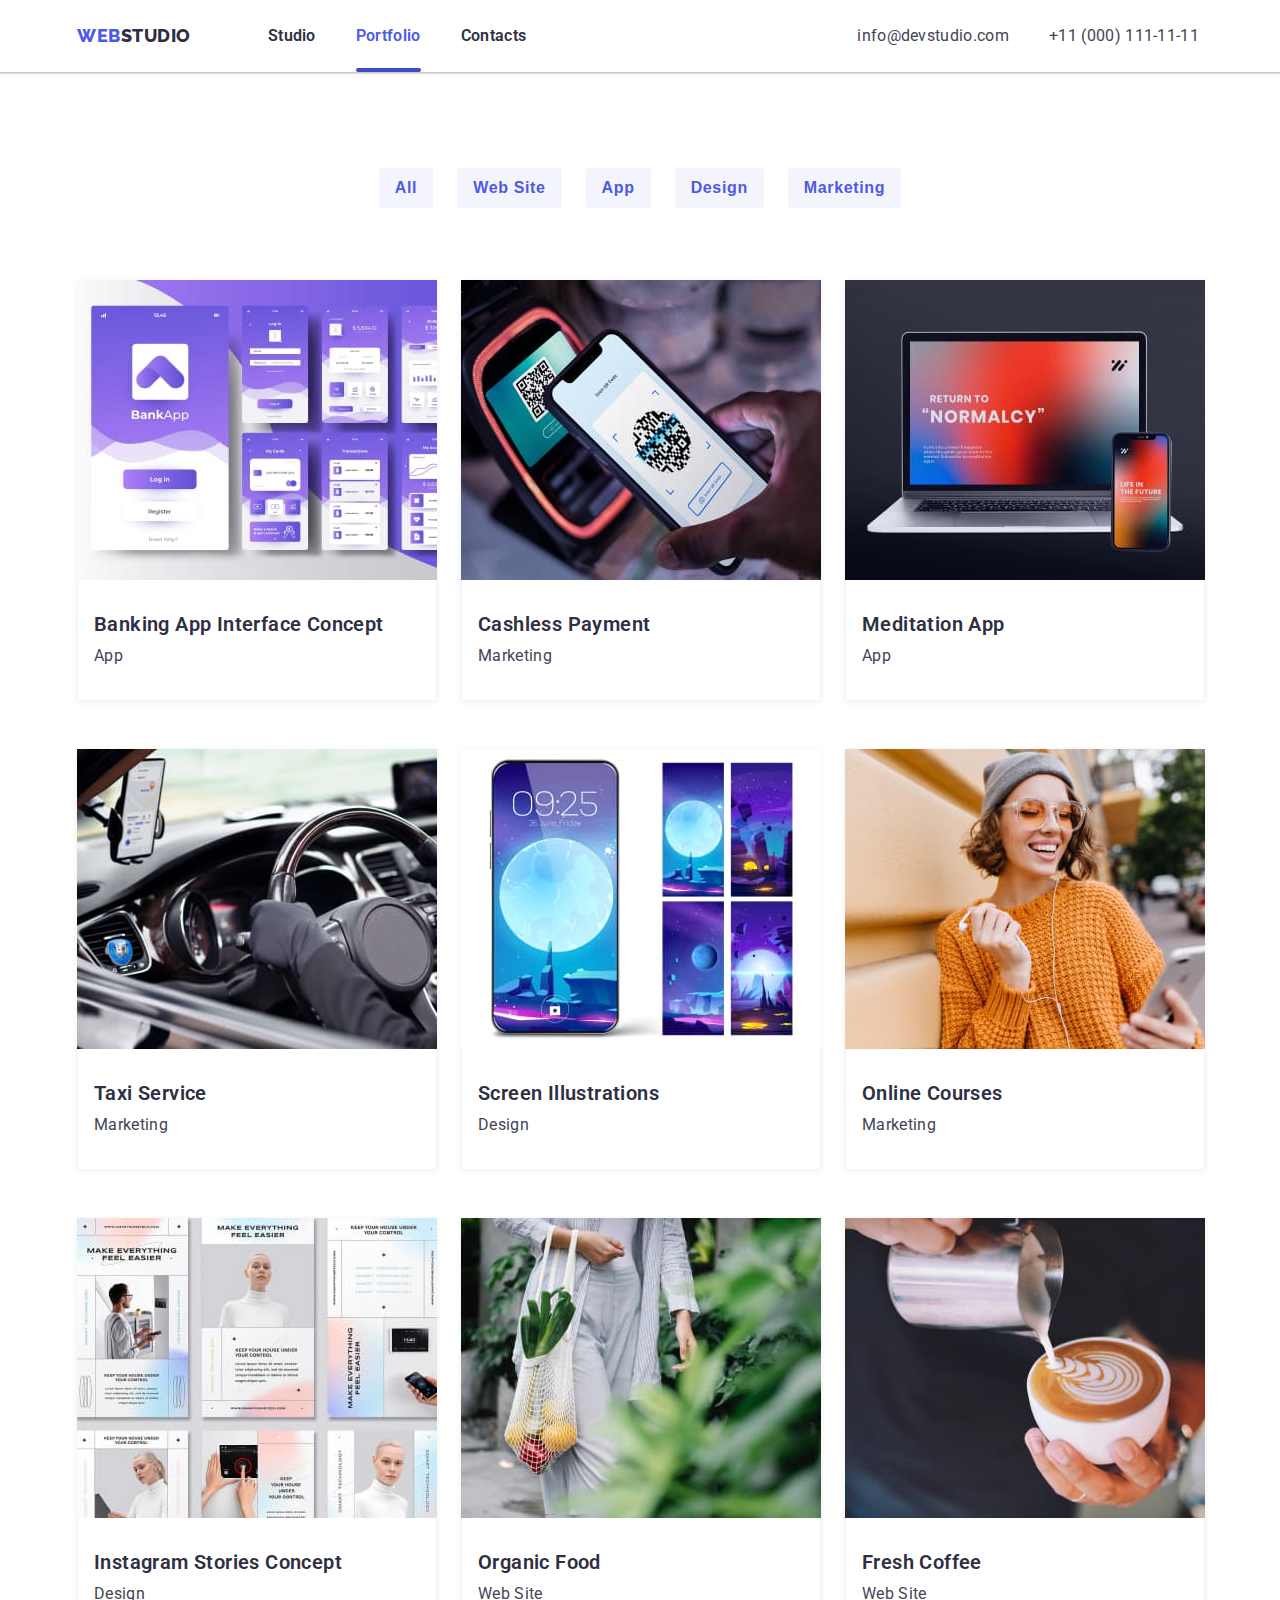
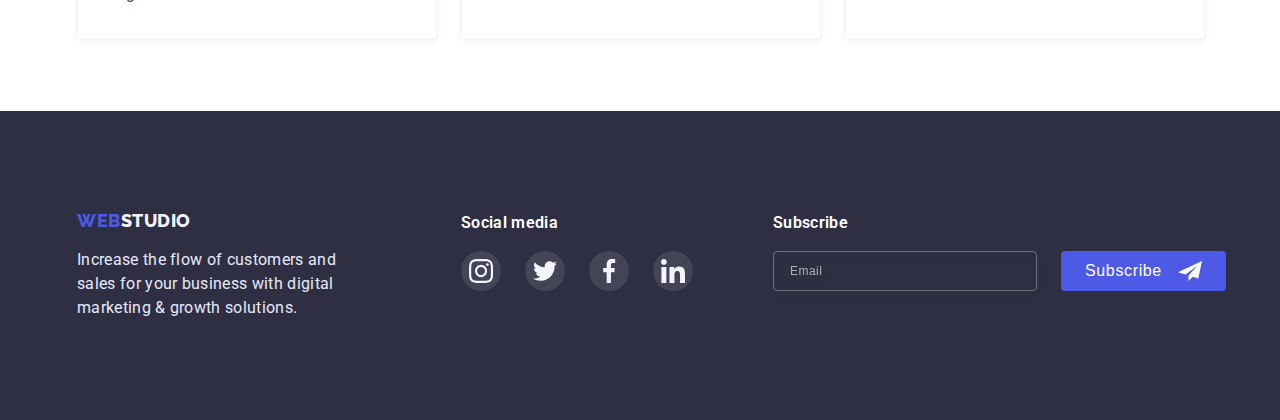
<file: portfolio.html>
<!DOCTYPE html>
<html lang="en">
  <head>
    <meta charset="UTF-8" />
    <meta http-equiv="X-UA-Compatible" content="IE=edge" />
    <meta name="viewport" content="width=device-width, initial-scale=1.0" />
    <title>Document</title>
    <link
      rel="stylesheet"
      href="https://cdnjs.cloudflare.com/ajax/libs/modern-normalize/1.1.0/modern-normalize.min.css"
      integrity="sha512-wpPYUAdjBVSE4KJnH1VR1HeZfpl1ub8YT/NKx4PuQ5NmX2tKuGu6U/JRp5y+Y8XG2tV+wKQpNHVUX03MfMFn9Q=="
      crossorigin="anonymous"
      referrerpolicy="no-referrer"
    />
    <link rel="stylesheet" href="./css/styles.css" />
    <link rel="preconnect" href="https://fonts.googleapis.com" />
    <link rel="preconnect" href="https://fonts.gstatic.com" crossorigin />
    <link
      href="https://fonts.googleapis.com/css2?family=Raleway:wght@700&family=Roboto:wght@400;500;700;900&display=swap"
      rel="stylesheet"
    />
  </head>

  <body>
    <header class="header">
      <div class="container">
        <nav class="navigation">
          <a href="" class="logo-header"
            ><span class="color-web">Web</span>Studio</a
          >
          <ul class="navigation-list">
            <li class="navigation-list-item list">
              <a href="./index.html" class="navigation-list-link">Studio</a>
            </li>
            <li class="navigation-list-item list">
              <a href="./portfolio.html" class="navigation-list-link current"
                >Portfolio</a
              >
            </li>
            <li class="navigation-list-item list">
              <a href="" class="navigation-list-link">Contacts</a>
            </li>
          </ul>
        </nav>

        <ul class="contacts-list">
          <li class="contacts-list-item list">
            <a href="mailto:info@devstudio.com" class="contacts-list-link">
              info@devstudio.com</a
            >
          </li>
          <li class="contacts-list-item list">
            <a href="tel:+110001111111" class="contacts-list-link">
              +11 (000) 111-11-11</a
            >
          </li>
        </ul>
      </div>
    </header>

    <main>
      <section class="portfolio">
        <div class="container">
          <h1 class="project-title visually-hidden">Project</h1>
          <ul class="filter-list">
            <li class="filter-list-item list">
              <button type="button" class="filter-button">All</button>
            </li>
            <li class="filter-list-item list">
              <button type="button" class="filter-button">Web Site</button>
            </li>
            <li class="filter-list-item list">
              <button type="button" class="filter-button">App</button>
            </li>
            <li class="filter-list-item list">
              <button type="button" class="filter-button">Design</button>
            </li>
            <li class="filter-list-item list">
              <button type="button" class="filter-button">Marketing</button>
            </li>
          </ul>
          <ul class="project-card-list">
            <li class="project-card-list-item list">
              <a href="" class="project-card-list-link">
                <div class="overlay-container">
                  <img
                    class="project-card-list-img"
                    width="360"
                    height="300"
                    src="./images/project-card-1.jpg"
                    alt="Project card 1"
                  />
                  <div class="overlay">
                    <p class="overlay-text">
                      14 Stylish and User-Friendly App Design Concepts · Task
                      Manager App · Calorie Tracker App · Exotic Fruit Ecommerce
                      App · Cloud Storage App
                    </p>
                  </div>
                </div>
                <div class="project-card-content">
                  <h3 class="project-card-list-title">
                    Banking App Interface Concept
                  </h3>
                  <p class="project-card-list-text">App</p>
                </div>
              </a>
            </li>
            <li class="project-card-list-item list">
              <a href="" class="project-card-list-link"
                ><div class="overlay-container">
                  <img
                    width="360"
                    height="300"
                    src="./images/project-card-2.jpg"
                    alt="Project card 2"
                  />
                  <div class="overlay">
                    <p class="overlay-text">
                      14 Stylish and User-Friendly App Design Concepts · Task
                      Manager App · Calorie Tracker App · Exotic Fruit Ecommerce
                      App · Cloud Storage App
                    </p>
                  </div>
                </div>
                <div class="project-card-content">
                  <h3 class="project-card-list-title">Cashless Payment</h3>
                  <p class="project-card-list-text">Marketing</p>
                </div>
              </a>
            </li>
            <li class="project-card-list-item list">
              <a href="" class="project-card-list-link"
                ><div class="overlay-container">
                  <img
                    width="360"
                    height="300"
                    src="./images/project-card-3.jpg"
                    alt="Project card 3"
                  />
                  <div class="overlay">
                    <p class="overlay-text">
                      14 Stylish and User-Friendly App Design Concepts · Task
                      Manager App · Calorie Tracker App · Exotic Fruit Ecommerce
                      App · Cloud Storage App
                    </p>
                  </div>
                </div>
                <div class="project-card-content">
                  <h3 class="project-card-list-title">Meditation App</h3>
                  <p class="project-card-list-text">App</p>
                </div>
              </a>
            </li>
            <li class="project-card-list-item list">
              <a href="" class="project-card-list-link"
                ><div class="overlay-container">
                  <img
                    width="360"
                    height="300"
                    src="./images/project-card-4.jpg"
                    alt="Project card 4"
                  />
                  <div class="overlay">
                    <p class="overlay-text">
                      14 Stylish and User-Friendly App Design Concepts · Task
                      Manager App · Calorie Tracker App · Exotic Fruit Ecommerce
                      App · Cloud Storage App
                    </p>
                  </div>
                </div>
                <div class="project-card-content">
                  <h3 class="project-card-list-title">Taxi Service</h3>
                  <p class="project-card-list-text">Marketing</p>
                </div>
              </a>
            </li>
            <li class="project-card-list-item list">
              <a href="" class="project-card-list-link"
                ><div class="overlay-container">
                  <img
                    width="360"
                    height="300"
                    src="./images/project-card-5.jpg"
                    alt="Project card 5"
                  />
                  <div class="overlay">
                    <p class="overlay-text">
                      14 Stylish and User-Friendly App Design Concepts · Task
                      Manager App · Calorie Tracker App · Exotic Fruit Ecommerce
                      App · Cloud Storage App
                    </p>
                  </div>
                </div>
                <div class="project-card-content">
                  <h3 class="project-card-list-title">Screen Illustrations</h3>
                  <p class="project-card-list-text">Design</p>
                </div>
              </a>
            </li>
            <li class="project-card-list-item list">
              <a href="" class="project-card-list-link"
                ><div class="overlay-container">
                  <img
                    width="360"
                    height="300"
                    src="./images/project-card-6.jpg"
                    alt="Project card 6"
                  />
                  <div class="overlay">
                    <p class="overlay-text">
                      14 Stylish and User-Friendly App Design Concepts · Task
                      Manager App · Calorie Tracker App · Exotic Fruit Ecommerce
                      App · Cloud Storage App
                    </p>
                  </div>
                </div>
                <div class="project-card-content">
                  <h3 class="project-card-list-title">Online Courses</h3>
                  <p class="project-card-list-text">Marketing</p>
                </div>
              </a>
            </li>
            <li class="project-card-list-item list">
              <a href="" class="project-card-list-link"
                ><div class="overlay-container">
                  <img
                    width="360"
                    height="300"
                    src="./images/project-card-7.jpg"
                    alt="Project card 7"
                  />
                  <div class="overlay">
                    <p class="overlay-text">
                      14 Stylish and User-Friendly App Design Concepts · Task
                      Manager App · Calorie Tracker App · Exotic Fruit Ecommerce
                      App · Cloud Storage App
                    </p>
                  </div>
                </div>
                <div class="project-card-content">
                  <h3 class="project-card-list-title">
                    Instagram Stories Concept
                  </h3>
                  <p class="project-card-list-text">Design</p>
                </div>
              </a>
            </li>
            <li class="project-card-list-item list">
              <a href="" class="project-card-list-link"
                ><div class="overlay-container">
                  <img
                    width="360"
                    height="300"
                    src="./images/project-card-8.jpg"
                    alt="Project card 8"
                  />
                  <div class="overlay">
                    <p class="overlay-text">
                      14 Stylish and User-Friendly App Design Concepts · Task
                      Manager App · Calorie Tracker App · Exotic Fruit Ecommerce
                      App · Cloud Storage App
                    </p>
                  </div>
                </div>
                <div class="project-card-content">
                  <h3 class="project-card-list-title">Organic Food</h3>
                  <p class="project-card-list-text">Web Site</p>
                </div>
              </a>
            </li>
            <li class="project-card-list-item list">
              <a href="" class="project-card-list-link"
                ><div class="overlay-container">
                  <img
                    width="360"
                    height="300"
                    src="./images/project-card-9.jpg"
                    alt="Project card 9"
                  />
                  <div class="overlay">
                    <p class="overlay-text">
                      14 Stylish and User-Friendly App Design Concepts · Task
                      Manager App · Calorie Tracker App · Exotic Fruit Ecommerce
                      App · Cloud Storage App
                    </p>
                  </div>
                </div>
                <div class="project-card-content">
                  <h3 class="project-card-list-title">Fresh Coffee</h3>
                  <p class="project-card-list-text">Web Site</p>
                </div>
              </a>
            </li>
          </ul>
        </div>
      </section>
    </main>

    <footer class="footer">
      <div class="container">
        <div class="footer-info">
          <a href="" class="logo-footer"
            ><span class="color-web">Web</span>Studio</a
          >
          <p class="footer-text">
            Increase the flow of customers and sales for your business with
            digital marketing & growth solutions.
          </p>
        </div>
        <div class="footer-soc">
          <p class="footer-soc-title">Social media</p>
          <ul class="footer-soc-list list">
            <li class="footer-soc-item">
              <a href="" class="footer-soc-link">
                <svg class="footer-soc-icon">
                  <use href="./images/icons.svg#icon-instagram"></use>
                </svg>
              </a>
            </li>
            <li class="footer-soc-item">
              <a href="" class="footer-soc-link">
                <svg class="footer-soc-icon">
                  <use href="./images/icons.svg#icon-twitter"></use>
                </svg>
              </a>
            </li>
            <li class="footer-soc-item">
              <a href="" class="footer-soc-link">
                <svg class="footer-soc-icon">
                  <use href="./images/icons.svg#icon-facebook"></use>
                </svg>
              </a>
            </li>
            <li class="footer-soc-item">
              <a href="" class="footer-soc-link">
                <svg class="footer-soc-icon">
                  <use href="./images/icons.svg#icon-linkedin"></use>
                </svg>
              </a>
            </li>
          </ul>
        </div>
        <form class="footer-form">
          <p class="footer-form-text">Subscribe</p>
          <div class="footer-form-container">
            <input
              class="footer-form-input"
              type="email"
              name="user_email"
              placeholder="Email"
              required
            />
            <button class="footer-form-button" type="submit">
              Subscribe
              <svg class="footer-form-icon">
                <use href="./images/icons.svg#icon-telegram"></use>
              </svg>
            </button>
          </div>
        </form>
      </div>
    </footer>
  </body>
</html>
</file>
<file: css/styles.css>
:root {
  --main-color: #ffffff;
  --second-color: #f4f4fd;
  --accent-color: #4d5ae5;
  --main-text-color: #2e2f42;
  --second-text-color: #434455;

  --anim-fast: 250ms cubic-bezier(0.4, 0, 0.2, 1);
}

img {
  display: block;
  max-width: 100%;
  height: auto;
}

*,
*::after,
*::before {
  box-sizing: border-box;
  margin: 0;
  padding: 0;
}

.container {
  min-width: 320px;
  max-width: 480px;
  padding-left: 16px;
  padding-right: 16px;
  margin: 0 auto;
}

@media screen and (min-width: 768px) {
  .container {
    max-width: 768px;
  }
}

@media screen and (min-width: 1200px) {
  .container {
    max-width: 1158px;
  }
}

.visually-hidden {
  position: absolute;
  width: 1px;
  height: 1px;
  margin: -1px;
  border: 0;
  padding: 0;
  white-space: nowrap;
  clip-path: inset(100%);
  clip: rect(0 0 0 0);
  overflow: hidden;
}

body {
  font-family: "Roboto", sans-serif;
  background: var(--main-color);
}

a {
  text-decoration: none;
  display: block;
}

.list {
  list-style: none;
}

/*____________HEADER/FOOTER___________*/

.header {
  background: var(--main-color);
  box-shadow: 0px 2px 1px rgba(46, 47, 66, 0.08),
    0px 1px 1px rgba(46, 47, 66, 0.16), 0px 1px 6px rgba(46, 47, 66, 0.08);
}

.header .container {
  display: flex;
}

@media screen and (max-width: 767.98px) {
  .header .container {
    position: relative;
  }
}

.navigation {
  /* padding: 24px 0;
  justify-content: space-between; */
  display: flex;
  align-items: center;
}

@media screen and (min-width: 1199.98px) {
  .navigation {
    justify-content: space-between;
    display: flex;
    align-items: center;
  }
}

.logo-header {
  font-family: "Raleway";
  font-weight: 800;
  font-size: 18px;
  line-height: 1.33;
  letter-spacing: 0.03em;
  text-transform: uppercase;
  color: var(--main-text-color);
  /* margin-right: 77px; */
  padding-top: 24px;
  padding-bottom: 24px;
  text-align: left;
}

.color-web {
  color: var(--accent-color);
}

.navigation-list {
}

@media screen and (max-width: 767.98px) {
  .navigation-list {
    display: none;
  }
}

@media screen and (min-width: 768px) and (max-width: 1199.98px) {
  .logo-header {
    margin-right: 120px;
  }

  .navigation-list {
    display: flex;
  }
}

@media screen and (min-width: 1198.98px) {
  .navigation-list {
    display: flex;
  }

  .logo-header {
    margin-right: 77px;
  }
}

.navigation-list-item {
}

.navigation-list-item:not(:last-child) {
  padding-right: 40px;
}

.navigation-list-link {
  font-style: normal;
  font-weight: 600;
  font-size: 16px;
  line-height: 1.5;
  letter-spacing: 0.02em;
  color: var(--main-text-color);

  transition: color var(--anim-fast);
}

.navigation-list-link:hover,
.navigation-list-link:focus {
  color: var(--accent-color);
}

.contacts-list {
}

@media screen and (max-width: 767.98px) {
  .contacts-list {
    display: none;
  }
}

@media screen and (min-width: 768px) and (max-width: 1199.98px) {
  .contacts-list.table-contacts-list {
    margin-top: auto;
    margin-bottom: 10px;
    margin-left: auto;
  }
}

@media screen and (min-width: 1199.98px) {
  .contacts-list {
    display: flex;
    align-items: center;
    margin-left: 331px;
  }

  .contacts-list-item:not(:first-child) {
    margin-left: 40px;
  }
}

.contacts-list-link {
  font-style: normal;
  font-weight: 400;
  font-size: 16px;
  line-height: 1.5;
  letter-spacing: 0.02em;
  color: var(--second-text-color);
  display: flex;
  align-items: center;
  justify-content: center;
  white-space: nowrap;

  transition: color var(--anim-fast);
}

.contacts-list-link:hover,
.contacts-list-link:focus {
  color: var(--accent-color);
}

.current {
  position: relative;
  color: var(--accent-color);
}

.current::after {
  content: "";
  position: absolute;
  display: block;
  width: 100%;
  height: 4px;
  background: #404bbf;
  border-radius: 2px;
  margin-top: 20px;
}

.menu-toggle {
  position: absolute;
  top: 24px;
  right: 16px;
  border-style: none;
  display: flex;
  justify-content: center;
  align-items: center;
  background: var(--main-color);
  cursor: pointer;
}

.header-hamburger-icon {
  width: 32px;
  height: 22px;
}

.footer {
  background: var(--main-text-color);
  padding: 96px 0;
}

@media screen and (min-width: 1200px) {
  .footer {
    padding: 100px 0;
  }
}

.footer .container {
}

@media screen and (min-width: 768px) and (max-width: 1199.98px) {
  .footer .container {
    display: flex;
    flex-wrap: wrap;
    justify-content: center;
  }
}

@media screen and (min-width: 1200px) {
  .footer .container {
    display: flex;
  }
}

.footer-info {
}

@media screen and (min-width: 768px) and (max-width: 1199.98px) {
  .footer-info {
    margin-right: 24px;
  }
}

@media screen and (min-width: 1200px) {
  .footer-info {
    margin-right: 120px;
  }
}

.logo-footer {
  font-family: "Raleway";
  font-weight: 800;
  font-size: 18px;
  line-height: 1.16;
  display: block;
  align-items: center;
  letter-spacing: 0.03em;
  text-transform: uppercase;
  color: var(--second-color);
  margin-bottom: 16px;
  text-align: center;
}

@media screen and (min-width: 768px) {
  .logo-footer {
    display: flex;
    text-align: left;
  }
}

@media screen and (min-width: 1200px) {
  .logo-footer {
    display: flex;
    text-align: left;
  }
}

.footer-text {
  width: 264px;
  font-weight: 400;
  font-size: 16px;
  line-height: 1.5;
  letter-spacing: 0.02em;
  color: #e7e9fc;
  margin-left: auto;
  margin-right: auto;
  margin-bottom: 72px;
}

@media screen and (min-width: 768px) {
  .footer-text {
  }
}

@media screen and (min-width: 1200px) {
  .footer-text {
    margin-bottom: 0;
  }
}

.footer-soc {
  margin-bottom: 72px;
}

@media screen and (min-width: 768px) {
  .footer-soc {
  }
}

@media screen and (min-width: 1200px) {
  .footer-soc {
    margin-right: 80px;
    margin-bottom: 0;
  }
}

.footer-soc-title {
  font-weight: 600;
  font-size: 16px;
  line-height: 1.5;
  letter-spacing: 0.02em;
  align-items: center;
  margin-bottom: 16px;
  color: var(--main-color);
  margin-right: auto;
  margin-left: auto;
  text-align: center;
}

@media screen and (min-width: 768px) and (max-width: 1199.98px) {
  .footer-soc-title {
    text-align: left;
  }
}

@media screen and (min-width: 1200px) {
  .footer-soc-title {
    text-align: left;
  }
}

.footer-soc-list {
  display: flex;
  justify-content: center;
  align-items: center;
}

.footer-soc-item {
  display: flex;
  justify-content: center;
  align-items: center;
}

.footer-soc-item:not(:last-child) {
  margin-right: 24px;
}

.footer-soc-link {
  display: flex;
  justify-content: center;
  align-items: center;
  border-radius: 50%;
  width: 40px;
  height: 40px;
  color: var(--second-color);
  background-color: rgba(255, 255, 255, 0.1);

  transition: background-color var(--anim-fast);
}

.footer-soc-link:hover,
.footer-soc-link:focus {
  background-color: #31d0aa;
}

.footer-soc-icon {
  fill: currentColor;
  width: 24px;
  height: 24px;
}

.footer-form {
}

@media screen and (min-width: 768px) and (max-width: 1199.98px) {
  .footer-form {
    margin-right: 48px;
  }
}

@media screen and (min-width: 1200px) {
  .footer-form {
  }
}

.footer-form-text {
  display: block;
  font-weight: 600;
  font-size: 16px;
  line-height: 1.5;
  letter-spacing: 0.02em;
  align-items: center;
  margin-bottom: 16px;
  color: var(--main-color);
  text-align: center;
}

@media screen and (min-width: 768px) and (max-width: 1199.98px) {
  .footer-form-text {
    text-align: left;
  }
}

@media screen and (min-width: 1200px) {
  .footer-form-text {
    text-align: left;
  }
}

.footer-form-container {
}

@media screen and (min-width: 768px) and (max-width: 1199.98px) {
  .footer-form-container {
    display: flex;
  }
}

@media screen and (min-width: 1200px) {
  .footer-form-container {
    display: flex;
  }
}

.footer-form-input {
  color: var(--main-color);
  padding-top: 8px;
  padding-bottom: 8px;
  padding-left: 16px;
  width: 100%;
  height: 40px;
  background-color: transparent;
  border: none;
  border: 1px solid rgba(255, 255, 255, 0.3);
  border-radius: 4px;
  filter: drop-shadow(0px 4px 4px rgba(0, 0, 0, 0.15));
  margin-bottom: 16px;
}

@media screen and (min-width: 768px) and (max-width: 1199.98px) {
  .footer-form-input {
    width: 264px;
    margin-right: 24px;
    margin-bottom: 0;
  }
}

@media screen and (min-width: 1200px) {
  .footer-form-input {
    margin-right: 24px;
    width: 264px;
    margin-bottom: 0;
  }
}

.footer-form-input::placeholder {
  font-style: normal;
  font-weight: 400;
  font-size: 12px;
  line-height: 2;
  letter-spacing: 0.04em;
  color: rgba(255, 255, 255, 0.6);
}

.footer-form-button {
  color: var(--main-color);
  font-style: normal;
  font-weight: 500;
  font-size: 16px;
  line-height: 1.5;
  letter-spacing: 0.04em;
  padding: 8px 24px;
  display: flex;
  align-items: center;
  justify-content: center;
  background-color: var(--accent-color);
  transition: background-color var(--anim-fast);
  border: none;
  border-radius: 4px;
  margin-left: auto;
  margin-right: auto;
  cursor: pointer;
}

@media screen and (min-width: 768px) {
  .footer-form-button {
  }
}

@media screen and (min-width: 1200px) {
  .footer-form-button {
  }
}

.footer-form-button:hover,
.footer-form-button:focus {
  background-color: #404bbf;
}

.footer-form-icon {
  margin-left: 16px;
  width: 24px;
  height: 24px;
}

/*____________HERO___________*/

.hero {
  padding: 112px 0;

  background-image: linear-gradient(
      rgba(46, 47, 66, 0.7),
      rgba(46, 47, 66, 0.7)
    ),
    url(../images/hero-bg-img-mob@1x.jpg),
    linear-gradient(var(--main-text-color), var(--main-text-color));
  background-repeat: no-repeat;
  background-position: center;
  background-size: cover;
}

@media screen and (min-device-pixel-ratio: 2),
  (min-resolution: 192dpi),
  (min-resolution: 2dppx) {
  .hero {
    background-image: linear-gradient(
        rgba(46, 47, 66, 0.7),
        rgba(46, 47, 66, 0.7)
      ),
      url(../images/hero-bg-img-mob@2x.jpg),
      linear-gradient(var(--main-text-color), var(--main-text-color));
  }
}

@media screen and (min-width: 429px) {
  .hero {
    background-image: linear-gradient(
        rgba(46, 47, 66, 0.7),
        rgba(46, 47, 66, 0.7)
      ),
      url(../images/hero-bg-img-tabl@1x.jpg),
      linear-gradient(var(--main-text-color), var(--main-text-color));
    background-size: 768px, 768px, 768px;
  }
}

@media screen and (min-width: 429px) and (min-device-pixel-ratio: 2),
  (min-resolution: 192dpi),
  (min-resolution: 2dppx) {
  .hero {
    background-image: linear-gradient(
        rgba(46, 47, 66, 0.7),
        rgba(46, 47, 66, 0.7)
      ),
      url(../images/hero-bg-img-tabl@2x.jpg),
      linear-gradient(var(--main-text-color), var(--main-text-color));
  }
}

@media screen and (min-width: 769px) {
  .hero {
    background-image: linear-gradient(
        rgba(46, 47, 66, 0.7),
        rgba(46, 47, 66, 0.7)
      ),
      url(../images/hero-bg-img.jpg),
      linear-gradient(var(--main-text-color), var(--main-text-color));
    background-size: 1440px, 1440px, 1440px;
  }
}

@media screen and (min-width: 769px) and (min-device-pixel-ratio: 2),
  (min-resolution: 192dpi),
  (min-resolution: 2dppx) {
  .hero {
    background-image: linear-gradient(
        rgba(46, 47, 66, 0.7),
        rgba(46, 47, 66, 0.7)
      ),
      url(../images/hero-bg-img-desk@2x.jpg),
      linear-gradient(var(--main-text-color), var(--main-text-color));
  }
}

@media screen and (min-width: 768px) {
  .hero {
    padding-top: 112px;
    padding-bottom: 108px;
  }
}

@media screen and (min-width: 1200px) {
  .hero {
    padding: 192px 0;
  }
}

.hero .container {
}

.hero-title {
  font-style: normal;
  font-weight: 700;
  font-size: 36px;
  line-height: 1.11;
  text-align: center;
  letter-spacing: 0.02em;
  color: var(--main-color);
  margin-bottom: 72px;
}

@media screen and (min-width: 768px) {
  .hero-title {
    font-size: 56px;
    line-height: 1.07;
    margin-bottom: 40px;
  }
}

.hero-button {
  font-style: normal;
  font-weight: 600;
  font-size: 16px;
  padding: 16px 32px;
  line-height: 1.18;
  letter-spacing: 0.04em;
  color: var(--main-color);
  background-color: var(--accent-color);
  border-radius: 4px;
  border-style: none;
  cursor: pointer;
  display: block;
  margin: 0 auto;
  transition: background-color var(--anim-fast), box-shadow var(--anim-fast),
    border-radius var(--anim-fast);
}

.hero-button:hover,
.hero-button:focus {
  background-color: #404bbf;
  box-shadow: 0px 4px 4px rgba(0, 0, 0, 0.15);
  border-radius: 4px;
}

/*____________FEATURE___________*/

.feature {
  padding: 96px 0;
}

@media screen and (min-width: 1200px) {
  .feature {
    padding: 120px 0;
  }
}

.feature-icon-container {
  display: none;
}

@media screen and (min-width: 1200px) {
  .feature-icon-container {
    width: 264px;
    height: 112px;
    background: var(--second-color);
    border-radius: 4px;
    display: flex;
    align-items: center;
    justify-content: center;
    margin-bottom: 8px;
  }
}

.feature-icon {
}

@media screen and (min-width: 1200px) {
  .feature-icon {
    width: 64px;
    height: 64px;
  }
}

.feature-list {
}

@media screen and (min-width: 768px) and (max-width: 1199px) {
  .feature-list {
    display: flex;
    flex-wrap: wrap;
    justify-content: center;
    align-items: center;
  }
}

@media screen and (min-width: 1200px) {
  .feature-list {
    display: flex;
  }
}

.feature-list-item {
}

@media screen and (max-width: 767.98px) {
  .feature-list-item:not(:last-child) {
    margin-bottom: 72px;
  }
}

@media screen and (min-width: 768px) and (max-width: 1199px) {
  .feature-list-item:nth-child(2n + 1) {
    margin-right: 24px;
  }
  .feature-list-item:nth-child(-n + 2) {
    margin-bottom: 72px;
  }
}

@media screen and (min-width: 1200px) {
  .feature-list-item:not(:last-child) {
    margin-right: 24px;
  }
}

.feature-item-title {
  font-style: normal;
  font-weight: 700;
  font-size: 36px;
  line-height: 1.11;
  letter-spacing: 0.02em;
  color: var(--main-text-color);
  margin-bottom: 8px;
  text-align: center;
}

@media screen and (min-width: 768px) {
  .feature-item-title {
    text-align: left;
  }
}

@media screen and (min-width: 1200px) {
  .feature-item-title {
    font-size: 20px;
    line-height: 1.2;
  }
}

.feature-item-text {
  max-width: 396px;
  font-weight: 500;
  font-size: 16px;
  line-height: 1.5;
  letter-spacing: 0.02em;
  color: var(--second-text-color);
}

@media screen and (min-width: 768px) {
  .feature-item-text {
    max-width: 356px;
  }
}

@media screen and (min-width: 1200px) {
  .feature-item-text {
    font-weight: 400;
    max-width: 264px;
  }
}

/*____________PRODUCT-COMPANY___________*/

.product-company {
}

@media screen and (min-width: 320px) and (max-width: 1199.98px) {
  .product-company {
    display: none;
  }
}

@media screen and (min-width: 1200px) {
  .product-company {
    padding-bottom: 120px;
  }
}

.product-company-title {
  font-style: normal;
  font-weight: 600;
  font-size: 36px;
  line-height: 1.11;
  text-align: center;
  letter-spacing: 0.02em;
  text-transform: capitalize;
  color: var(--main-text-color);
  margin-bottom: 72px;
}

.product-company-list {
  display: flex;
}

.product-company-item:not(:last-child) {
  margin-right: 24px;
}

/*____________TEAM___________*/

.team {
  background: var(--second-color);
  padding-top: 96px;
  padding-bottom: 128px;
}

@media screen and (min-width: 768px) {
  .team {
    padding-bottom: 128px;
  }
}

@media screen and (min-width: 1200px) {
  .team {
    padding: 120px 0;
  }
}

.team .container {
}

.team-title {
  font-weight: 700;
  font-size: 36px;
  line-height: 1.11;
  text-align: center;
  letter-spacing: 0.02em;
  text-transform: capitalize;
  color: var(--main-text-color);
  margin-bottom: 72px;
}

.team-list {
  display: flex;
  align-items: center;
  flex-direction: column;
}

@media screen and (min-width: 768px) and (max-width: 1199.98px) {
  .team-list {
    flex-wrap: wrap;
    justify-content: center;
    flex-direction: row;
  }
}

@media screen and (min-width: 1200px) {
  .team-list {
    display: flex;
    align-items: center;
    justify-content: center;
    flex-direction: row;
  }
}

.team-list-item {
  max-width: 264px;
  background: var(--main-color);
  box-shadow: 0px 1px 6px rgba(46, 47, 66, 0.08),
    0px 1px 1px rgba(46, 47, 66, 0.16), 0px 2px 1px rgba(46, 47, 66, 0.08);
  border-radius: 0px 0px 4px 4px;
}

@media screen and (max-width: 767.98px) {
  .team-list-item:not(:last-child) {
    margin-bottom: 104px;
  }
}

@media screen and (min-width: 768px) and (max-width: 1199.98px) {
  .team-list-item:nth-child(2n + 1) {
    margin-right: 24px;
  }
  .team-list-item:nth-child(-n + 2) {
    margin-bottom: 64px;
  }
}

@media screen and (min-width: 1200px) {
  .team-list-item:not(:last-child) {
    margin-right: 24px;
  }
}

.team-list-content {
  padding: 32px 0 12px;
}

.team-list-title {
  font-style: normal;
  font-weight: 600;
  font-size: 20px;
  line-height: 1.2;
  text-align: center;
  letter-spacing: 0.02em;
  color: var(--main-text-color);
}

.team-list-position {
  font-weight: 400;
  font-size: 16px;
  line-height: 1.5;
  text-align: center;
  letter-spacing: 0.02em;
  color: var(--second-text-color);
  padding-top: 8px;
}

.team-soc-list {
  display: flex;
  justify-content: center;
  align-items: center;
  margin-bottom: 36px;
}

.team-soc-item {
  display: flex;
  justify-content: center;
  align-items: center;
}

.team-soc-item:not(:last-child) {
  margin-right: 16px;
}

.team-soc-link {
  display: flex;
  justify-content: center;
  align-items: center;
  border-radius: 50%;
  width: 40px;
  height: 40px;
  background-color: var(--accent-color);

  transition: background-color var(--anim-fast);
}

.team-soc-link:hover,
.team-soc-link:focus {
  fill: currentColor;
  background-color: #404bbf;
}

.team-soc-icon {
  width: 16px;
  height: 16px;
  fill: var(--second-color);
}

/*____________CUSTOMERS___________*/

.customers {
  padding: 96px 0;
}

@media screen and (min-width: 1200px) {
  .customers {
    padding: 120px 0;
  }
}

.customers-title {
  font-style: normal;
  font-weight: 700;
  font-size: 36px;
  line-height: 1.16;
  text-align: center;
  letter-spacing: 0.03em;
  margin-bottom: 72px;
}

.customers-list {
  display: flex;
  flex-direction: column;
  gap: 72px 16px;
}

@media screen and (min-width: 428px) and (max-width: 767.98px) {
  .customers-list {
    flex-flow: row wrap;
    justify-content: center;
  }
}

@media screen and (min-width: 768px) {
  .customers-list {
    flex-wrap: wrap;
    justify-content: center;
    row-gap: 72px;
    column-gap: 24px;
  }
}

@media screen and (min-width: 1200px) {
  .customers-list {
    flex-wrap: nowrap;
  }
}

.customers-item {
  display: flex;
  justify-content: center;
  align-items: center;
}

@media screen and (min-width: 428px) and (max-width: 767.98px) {
  .customers-item {
    flex-flow: row wrap;
    justify-content: center;
  }
  .customers-item:nth-child(2n + 1) {
    margin-right: 16px;
  }
  .customers-item:nth-child(-n + 4) {
    margin-bottom: 72px;
  }
}

.customers-link {
  display: flex;
  justify-content: center;
  align-items: center;
  width: 190px;
  height: 88px;
  color: #8e8f99;
  border: 1px solid #8e8f99;
  border-radius: 4px;

  transition: color var(--anim-fast), border var(--anim-fast);
}

@media screen and (min-width: 427.98px) {
  .customers-link {
    width: 168px;
  }
}

.customers-link:hover,
.customers-link:focus {
  color: var(--accent-color);
  border: 1px solid var(--accent-color);
  border-radius: 4px;
}

.customers-icon {
  fill: currentColor;
  width: 104px;
  height: 56px;
}

/*____________FILTER___________*/

.portfolio {
  padding-top: 96px;
  padding-bottom: 120px;
}

.project-title {
}

.filter-list {
  display: flex;
  justify-content: center;
}

.filter-list-item {
}

.filter-list-item:not(:last-child) {
  margin-right: 24px;
}

.filter-button {
  font-style: normal;
  font-weight: 600;
  font-size: 16px;
  line-height: 1.5;
  display: block;
  align-items: center;
  text-align: center;
  letter-spacing: 0.04em;
  color: var(--accent-color);
  cursor: pointer;
  background-color: var(--second-color);
  border: 1px solid #e7e9fc;
  border-style: none;
  border-radius: 4px;
  padding: 8px 16px;

  transition: color var(--anim-fast), background-color var(--anim-fast),
    box-shadow var(--anim-fast), border-radius var(--anim-fast);
}

.filter-button:hover,
.filter-button:focus {
  color: var(--main-color);
  background-color: var(--accent-color);
  box-shadow: 0px 3px 1px rgba(0, 0, 0, 0.1), 0px 2px 1px rgba(0, 0, 0, 0.08),
    0px 2px 2px rgba(0, 0, 0, 0.12);
  border-radius: 4px;
}

/*____________PROJECT-CARD___________*/

.container .project-card-list {
  margin-top: 72px;
  display: flex;
  flex-wrap: wrap;
}

.project-card-list-item {
  margin-right: 24px;
  margin-bottom: 48px;
}

.project-card-list-item:nth-child(3n + 3) {
  margin-right: -24px;
}

.project-card-list-item:nth-last-child(-n + 3) {
  margin-bottom: -48px;
}

.project-card-list-link {
  box-shadow: 0px 1px 6px rgba(46, 47, 66, 0.08);
}

.project-card-list-link:focus,
.project-card-list-link:hover {
  background: var(--main-color);
  border-top: none;
  box-shadow: 0px 1px 6px rgba(46, 47, 66, 0.08),
    0px 1px 1px rgba(46, 47, 66, 0.16), 0px 2px 1px rgba(46, 47, 66, 0.08);
}

.project-card-list-link .overlay {
  transition: transform var(--anim-fast);
}

.project-card-list-link:hover .overlay {
  transform: translateY(0);
}

.overlay-container {
  position: relative;
  overflow: hidden;
}

.overlay {
  position: absolute;
  top: 0;
  left: 0;
  width: 100%;
  height: 100%;
  background-color: var(--accent-color);
  padding: 40px 32px 164px 32px;
  transform: translateY(100%);
}

.overlay-text {
  color: var(--second-color);
}

.project-card-content {
  background: var(--main-color);
  border: 0.5px solid var(--second-color);
  padding: 32px 0 32px 16px;
  border-top: none;
}

.project-card-list-title {
  font-style: normal;
  font-weight: 600;
  font-size: 20px;
  line-height: 1.2;
  letter-spacing: 0.02em;
  color: var(--main-text-color);
}

.project-card-list-text {
  font-weight: 400;
  font-size: 16px;
  line-height: 1.5;
  letter-spacing: 0.02em;
  color: var(--second-text-color);
  margin-top: 8px;
}

/*____________MODAL WINDOW___________*/

.backdrop {
  position: fixed;
  top: 0;
  left: 0;
  width: 100%;
  height: 100%;
  z-index: 100;
  background-color: rgba(46, 47, 66, 0.4);
  transition: visibility var(--anim-fast), opacity var(--anim-fast);
}

.backdrop.is-hidden {
  visibility: hidden;
  opacity: 0;
  pointer-events: none;
}

.modal {
  position: absolute;
  top: 50%;
  left: 50%;
  width: 408px;
  min-height: 584px;
  transform: translate(-50%, -50%);
  background: #fcfcfc;
  box-shadow: 0px 1px 1px rgba(0, 0, 0, 0.14), 0px 1px 3px rgba(0, 0, 0, 0.12),
    0px 2px 1px rgba(0, 0, 0, 0.2);
  border-radius: 4px;
  padding: 72px 24px 24px 24px;

  transition: opacity var(--anim-fast), transform var(--anim-fast);
}

.backdrop.is-hidden .modal {
  transform: translate(-50%, 100%);
  opacity: 0;
}

.modal-button {
  display: flex;
  align-items: center;
  justify-content: center;
  width: 24px;
  height: 24px;
  border-radius: 50%;
  position: absolute;
  top: 24px;
  right: 24px;
  background: #e7e9fc;
  border: 1px solid rgba(0, 0, 0, 0.1);
  cursor: pointer;
}

.registration-form-title {
  font-weight: 500;
  font-size: 16px;
  line-height: 1.5;
  display: block;
  margin-bottom: 16px;
  text-align: center;
}

.registration-form-field {
  margin-bottom: 8px;
  display: block;
  position: relative;
}

.registration-form-field:last-child {
  margin-bottom: 16px;
}

.registration-form-label {
  display: block;
  margin-bottom: 4px;
  font-style: normal;
  font-weight: 400;
  font-size: 12px;
  line-height: 1.3;
  letter-spacing: 0.04em;
  color: #8e8f99;
}

.registration-form-input {
  width: 100%;
  height: 40px;
  background-color: transparent;
  border: 1px solid rgba(33, 33, 33, 0.2);
  border-radius: 4px;
  padding-left: 38px;
  outline: transparent;
  transition: outline var(--anim-fast);
}

.registration-form-input:focus {
  outline: 1px solid var(--accent-color);
  outline-offset: -1px;
}

.registration-form-icon-person {
  position: absolute;
  bottom: 11px;
  left: 16px;
  transition: fill var(--anim-fast);
}

.registration-form-input:focus + .registration-form-icon-person {
  fill: var(--accent-color);
}

.registration-form-icon {
  position: absolute;
  bottom: 7px;
  left: 16px;
  transition: fill var(--anim-fast);
}

.registration-form-input:focus + .registration-form-icon {
  fill: var(--accent-color);
}

.registration-form-massage {
  resize: none;
  width: 360px;
  height: 120px;
  border: 1px solid rgba(33, 33, 33, 0.2);
  border-radius: 4px;
  padding-top: 8px;
  padding-left: 16px;
  outline: transparent;
  outline-offset: -1px;
  transition: outline var(--anim-fast);
}

.registration-form-massage::placeholder {
  font-weight: 400;
  font-size: 12px;
  line-height: 1.3;
  letter-spacing: 0.04em;
  color: rgba(117, 117, 117, 0.5);
}

.registration-form-massage:focus {
  outline: 1px solid var(--accent-color);
  outline-offset: -1px;
}

.registration-form-agreement {
  display: flex;
  align-items: center;
  justify-content: center;
  margin-bottom: 24px;
}

.registration-form-checkbox {
  width: 16px;
  height: 16px;
  border: 1.25px solid var(--main-text-color);
  border-radius: 2px;
  position: relative;
  margin-right: 8px;

  transition: background-color var(--anim-fast);
}

.registration-form-checkbox:checked {
  background-image: url(../images/icons.svg#icon-check);
  background-color: var(--accent-color);
}

.registration-form-text {
  font-style: normal;
  font-weight: 400;
  font-size: 12px;
  line-height: 1.3;
  letter-spacing: 0.04em;
  color: #757575;
}

.registration-form-link {
  display: inline;
  font-weight: 400;
  font-size: 12px;
  line-height: 1.3;
  letter-spacing: 0.04em;
  text-decoration-line: underline;
  color: var(--accent-color);
}

.registration-form-button {
  display: block;
  width: 169px;
  padding: 16px 32px;
  color: var(--main-color);
  background-color: var(--accent-color);
  border: none;
  box-shadow: 0px 4px 4px rgba(0, 0, 0, 0.15);
  border-radius: 4px;
  margin: 0 auto;
  font-style: normal;
  font-weight: 500;
  font-size: 16px;
  line-height: 1.5;
  letter-spacing: 0.04em;
  transition: background-color var(--anim-fast);
}

.registration-form-button:hover,
.registration-form-button:focus {
  background-color: #404bbf;
}

.menu {
  display: flex;
  padding: 0;
  margin: 0;
  list-style: none;
}

@media (max-width: 767px) {
  .menu {
    display: none;
  }
}

.menu .link {
  padding: 10px;
  color: inherit;
  text-decoration: none;
}

.menu .link:hover,
.menu .link:focus {
  text-decoration: underline;
}

@media (min-width: 768px) {
  .menu-toggle {
    display: none;
  }
}

.mobile-menu-icon {
  stroke: var(--main-text-color);
}

.menu-toggle-close-icon {
  stroke: var(--main-text-color);
}

.menu-container {
  position: fixed;
  top: 0;
  left: 0;
  width: 100%;
  height: 100%;
  padding: 80px 40px 40px 40px;
  background-color: var(--main-color);
  z-index: 999;

  display: flex;
  flex-direction: column;

  transform: translateX(100%);
  transition: transform 250ms ease-in-out;
}

.menu-container.is-open {
  transform: translateX(0);
}

.menu-container .menu-toggle {
  position: absolute;
  top: 40px;
  right: 40px;
  width: 24px;
  height: 24px;
  border-radius: 50%;
  background-color: #e7e9fc;
  border: 1px solid rgba(0, 0, 0, 0.1);
}

.mobile-menu {
  margin-bottom: auto;
  list-style: none;
}

.mobile-menu .link {
  display: block;
  text-decoration: none;
}

.mobile-menu-item:not(:last-child) {
  margin-bottom: 40px;
}

.mobile-menu-link {
  font-weight: 700;
  font-size: 36px;
  line-height: 1.11;
  letter-spacing: 0.02em;
  text-transform: capitalize;
  color: var(--main-text-color);
}

.mobile-menu-link:hover,
.mobile-menu-link:focus {
  color: var(--accent-color);
}

.mobile-contacts {
  list-style: none;
  margin-bottom: 40px;
}

.mobile-contacts-item:not(:last-child) {
  margin-bottom: 40px;
}

.mobile-contacts-link {
  font-weight: 500;
  font-size: 20px;
  line-height: 1.2;
  letter-spacing: 0.02em;
  list-style: none;
  text-decoration: none;
  white-space: nowrap;
  color: var(--second-text-color);
}

.mobile-contacts-link.accent {
  font-weight: 600;
  font-size: 36px;
  line-height: 1.11;
  text-transform: capitalize;
}

.mobile-contacts-link:hover,
.mobile-contacts-link:focus {
  color: var(--accent-color);
}

.mobile-menu-soc-list {
  display: flex;
  flex-direction: row;
  align-items: flex-start;
}

.mobile-menu-soc-item {
  display: flex;
  justify-content: center;
  align-items: center;
}

.mobile-menu-soc-item:not(:last-child) {
  margin-right: 56px;
}

.mobile-menu-soc-link {
  display: flex;
  justify-content: center;
  align-items: center;
  border-radius: 50%;
  width: 40px;
  height: 40px;
  background-color: var(--accent-color);

  transition: background-color var(--anim-fast);
}

.mobile-menu-soc-link:hover,
.mobile-menu-soc-link:focus {
  fill: currentColor;
  background-color: #404bbf;
}

.mobile-menu-soc-icon {
  width: 24px;
  height: 24px;
  fill: var(--second-color);
}
</file>
